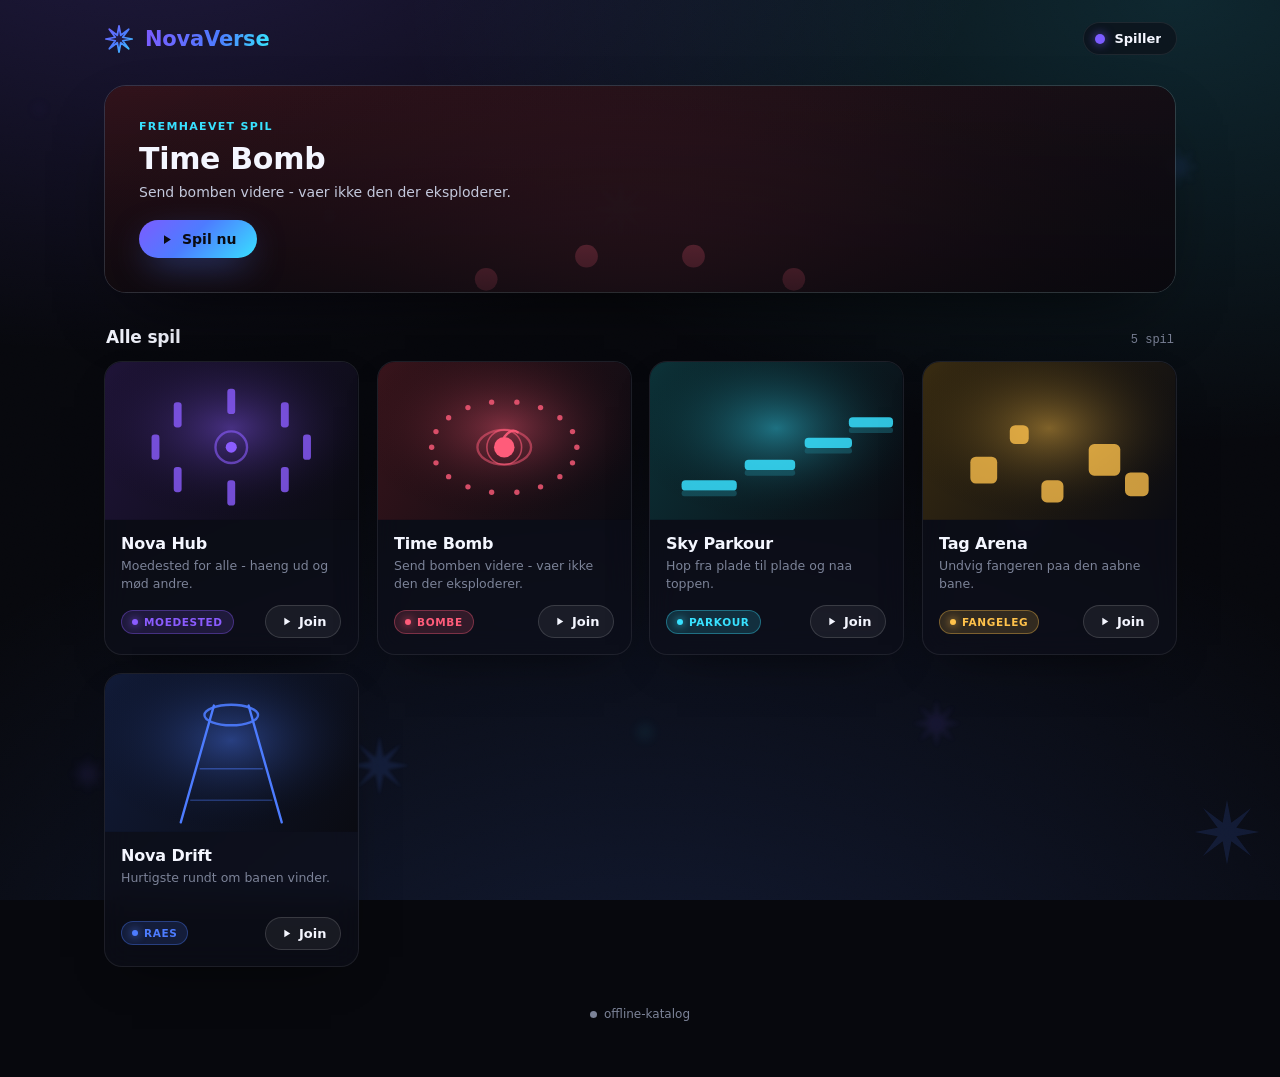
<file: index.html>
<!doctype html><html lang="da"><head><meta charset="utf-8">
<meta name="viewport" content="width=device-width,initial-scale=1">
<title>NovaVerse</title><meta http-equiv="refresh" content="0; url=app/hub.html">
<style>html,body{margin:0;height:100%;background:#07080d;color:#7c8398;font-family:system-ui;display:flex;align-items:center;justify-content:center}</style>
</head><body>Indlaeser NovaVerse... <a href="app/hub.html" style="color:#7c5cff;margin-left:8px">Aabn</a></body></html>
</file>
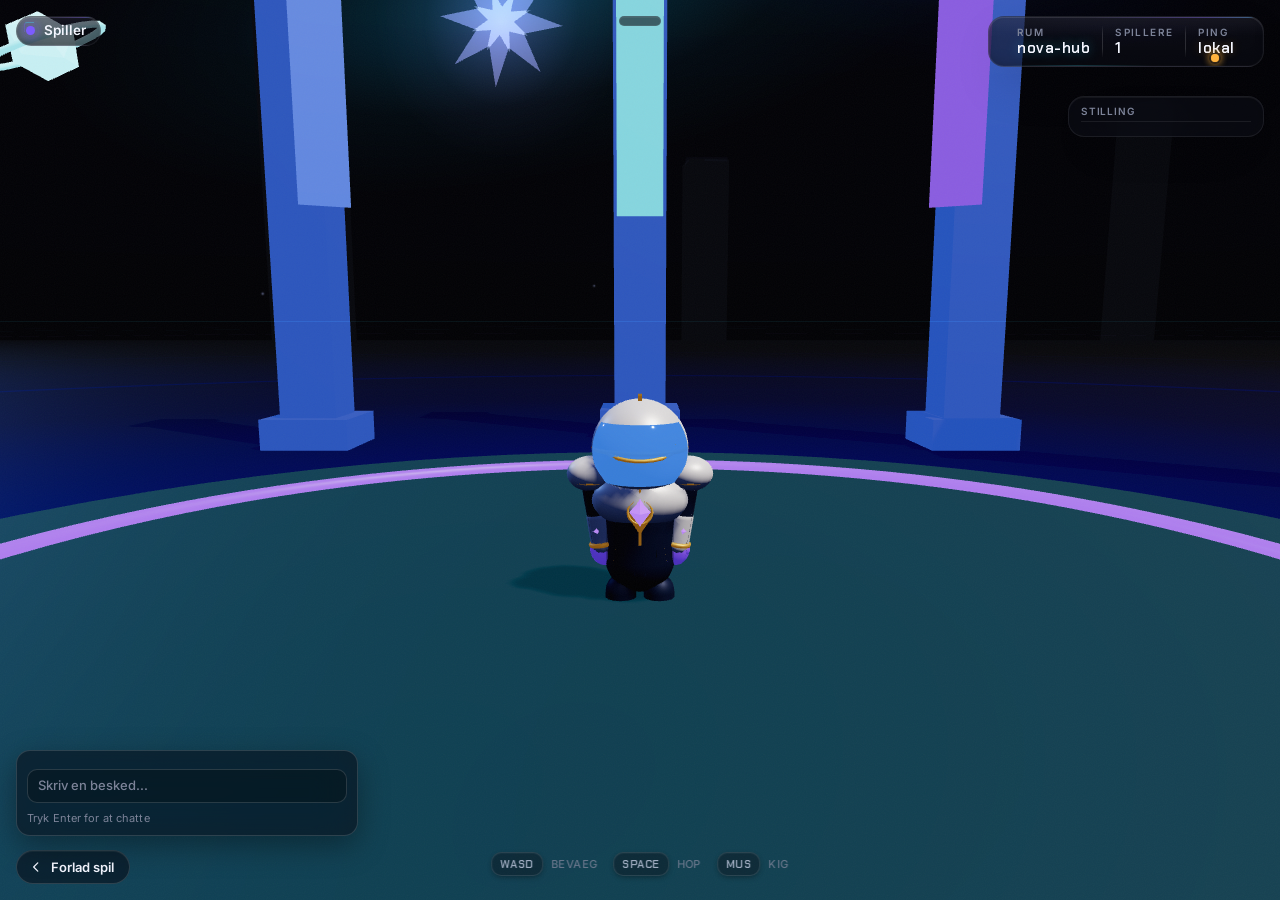
<file: app/index.html>
<!DOCTYPE html>
<html lang="da">
<head>
  <meta charset="utf-8">
  <meta name="viewport" content="width=device-width, initial-scale=1, viewport-fit=cover">
  <title>NovaVerse</title>

  <!-- HUD-overlay efter DESIGN.md (bygget af fleet: hud.css) -->
  <link rel="stylesheet" href="hud.css?v=2">

  <style>
    /* Fuldskaerm: canvas fylder hele viewporten, HUD ligger ovenpaa. */
    html, body {
      margin: 0;
      padding: 0;
      width: 100%;
      height: 100%;
      overflow: hidden;
      background: #07080D; /* bg-void mens scenen booter */
      color: #F4F6FF;
      font-family: 'Inter', system-ui, sans-serif;
    }

    /* WebGL-lasted: 3D-klienten tegner alt her. */
    #stage {
      display: block;
      position: fixed;
      inset: 0;
      width: 100%;
      height: 100%;
      cursor: crosshair; /* nova-cursor-foelelse; pointer lock skjuler den under spil */
      touch-action: none;
    }

    /* Boot/fejl-besked, centreret, forsvinder naar scenen koerer. */
    #boot {
      position: fixed;
      inset: 0;
      display: flex;
      align-items: center;
      justify-content: center;
      flex-direction: column;
      gap: 12px;
      z-index: 60;
      color: #7C8398;
      font-family: 'Chakra Petch', ui-monospace, monospace;
      letter-spacing: 0.04em;
      background: radial-gradient(120% 120% at 50% 30%, #0C0E16 0%, #07080D 70%);
      transition: opacity 420ms cubic-bezier(.22,1,.36,1);
    }
    #boot.hidden { opacity: 0; pointer-events: none; }
    /* Roterende nova-glyph som loader (8-takket burst), aurora-stroke. */
    #boot .glyph {
      width: 44px; height: 44px;
      animation: nova-spin 2.4s linear infinite;
    }
    @keyframes nova-spin { to { transform: rotate(360deg); } }
    @media (prefers-reduced-motion: reduce) { #boot .glyph { animation: none; } }

    /* "Forlad spil" - glas-pill nederst til venstre (Roblox-stil: ud af spillet). */
    #leave-game {
      position: fixed;
      left: 16px; bottom: 16px;
      z-index: 40;
      display: inline-flex; align-items: center; gap: 8px;
      padding: 9px 15px 9px 12px;
      font: 600 13px/1 'Inter', system-ui, sans-serif;
      color: #f4f6ff;
      background: rgba(12,14,22,.6);
      -webkit-backdrop-filter: blur(20px) saturate(140%);
      backdrop-filter: blur(20px) saturate(140%);
      border: 1px solid rgba(255,255,255,.14);
      border-radius: 999px;
      cursor: pointer;
      box-shadow: 0 1px 0 rgba(255,255,255,.05) inset, 0 18px 48px -20px rgba(0,0,0,.75);
      transition: border-color 180ms cubic-bezier(.22,1,.36,1), background 180ms cubic-bezier(.22,1,.36,1), transform 180ms cubic-bezier(.22,1,.36,1);
    }
    #leave-game:hover { border-color: rgba(124,92,255,.6); background: rgba(18,21,37,.7); }
    #leave-game:active { transform: scale(.97); }
    #leave-game svg { width: 14px; height: 14px; flex: 0 0 auto; }

    /* App-only gate: vises KUN i browser (uden ?dev=1). Spillet koerer kun i appen. */
    #appgate {
      position: fixed; inset: 0; z-index: 80;
      display: none; align-items: center; justify-content: center;
      background: radial-gradient(130% 130% at 50% 25%, #0e1020 0%, #07080d 72%);
      font-family: 'Inter', system-ui, sans-serif;
    }
    #appgate .card {
      width: min(420px, 86vw);
      text-align: center;
      padding: 36px 32px;
      background: rgba(14,16,28,.72);
      border: 1px solid rgba(255,255,255,.1);
      border-radius: 20px;
      box-shadow: 0 30px 80px -30px rgba(0,0,0,.85), 0 0 0 1px rgba(124,92,255,.12) inset;
      -webkit-backdrop-filter: blur(18px); backdrop-filter: blur(18px);
    }
    #appgate .mark { width: 46px; height: 46px; margin: 0 auto 18px; display: block; }
    #appgate h1 {
      margin: 0 0 10px; font-size: 24px; font-weight: 700; letter-spacing: -0.01em;
      background: linear-gradient(135deg,#7c5cff,#4d7cff 45%,#38e1ff);
      -webkit-background-clip: text; background-clip: text; -webkit-text-fill-color: transparent;
    }
    #appgate p { margin: 0 0 22px; font-size: 14px; line-height: 1.5; color: #9aa0b6; }
    #appgate a.btn {
      display: inline-block; text-decoration: none;
      padding: 12px 22px; border-radius: 999px;
      font-size: 14px; font-weight: 600; color: #0a0b12;
      background: linear-gradient(135deg,#7c5cff,#4d7cff 50%,#38e1ff);
      box-shadow: 0 12px 36px -10px rgba(77,124,255,.6);
      transition: transform 160ms cubic-bezier(.22,1,.36,1);
    }
    #appgate a.btn:hover { transform: translateY(-1px); }
    #appgate .hint { margin-top: 16px; font-size: 12px; color: #6b7186; }
  </style>
</head>
<body>
  <!-- Fuldskaerm 3D-lasted -->
  <canvas id="stage"></canvas>

  <!-- HUD-overlay. Selektorer matcher hud.css praecist (DOM-kontrakt fra fleet). -->
  <div id="hud" aria-hidden="true">
    <!-- Top-venstre: spiller-chip (avatar-prik i avatar-farve + navn) -->
    <div id="hud-player">
      <span class="player-dot" id="player-dot"></span>
      <span class="player-name" id="player-name">Spiller</span>
    </div>

    <!-- Top-hoejre: rum-id + spillere + ping (Chakra Petch, mono) -->
    <div id="hud-room">
      <div id="hud-conn"><span class="conn-dot is-warn" id="conn-dot"></span></div>
      <div class="stat">
        <span class="stat-label">Rum</span>
        <span class="stat-value is-accent" id="stat-room">-</span>
      </div>
      <div class="stat">
        <span class="stat-label">Spillere</span>
        <span class="stat-value" id="stat-players">1</span>
      </div>
      <div class="stat">
        <span class="stat-label">Ping</span>
        <span class="stat-value is-ok" id="stat-ping">--</span>
      </div>
    </div>

    <!-- Bund-midte: diskrete kontrol-hints -->
    <div id="hud-hints">
      <span class="hint"><span class="keycap">WASD</span><span class="hint-label">bevaeg</span></span>
      <span class="hint"><span class="keycap">SPACE</span><span class="hint-label">hop</span></span>
      <span class="hint"><span class="keycap">MUS</span><span class="hint-label">kig</span></span>
    </div>

    <!-- Navne-skilte tilfoejes dynamisk her af main.js (projiceret over figurer) -->
    <div id="nametags"></div>
  </div>

  <!-- Forlad spil -> tilbage til in-app hub (main.js saetter href med identitet). -->
  <button id="leave-game" type="button" aria-label="Forlad spil og find andre spil">
    <svg viewBox="0 0 24 24" fill="none" xmlns="http://www.w3.org/2000/svg" aria-hidden="true">
      <path d="M15 5l-7 7 7 7" stroke="currentColor" stroke-width="2.2" stroke-linecap="round" stroke-linejoin="round"/>
    </svg>
    Forlad spil
  </button>

  <!-- App-only gate (vises kun i browser uden ?dev=1) -->
  <div id="appgate">
    <div class="card">
      <svg class="mark" viewBox="0 0 24 24" fill="none" xmlns="http://www.w3.org/2000/svg" aria-hidden="true">
        <defs>
          <linearGradient id="gm" x1="0" y1="0" x2="24" y2="24" gradientUnits="userSpaceOnUse">
            <stop stop-color="#7C5CFF"/><stop offset="0.5" stop-color="#4D7CFF"/><stop offset="1" stop-color="#38E1FF"/>
          </linearGradient>
        </defs>
        <path d="M12 1.5 L13.4 9 L19.8 4.2 L15 10.6 L22.5 12 L15 13.4 L19.8 19.8 L13.4 15 L12 22.5 L10.6 15 L4.2 19.8 L9 13.4 L1.5 12 L9 10.6 L4.2 4.2 L10.6 9 Z"
              stroke="url(#gm)" stroke-width="1.5" stroke-linejoin="round" fill="rgba(124,92,255,0.1)"/>
      </svg>
      <h1>Spil i NovaVerse-appen</h1>
      <p>NovaVerse-spil koerer kun i appen for bedste ydelse og sikkerhed. Aabn appen for at spille og finde andre spil.</p>
      <a class="btn" href="novaverse://hub">Aabn NovaVerse</a>
      <div class="hint">Har du ikke appen? Hent den fra portalen.</div>
    </div>
  </div>

  <!-- Boot/loader overlay -->
  <div id="boot">
    <svg class="glyph" viewBox="0 0 24 24" fill="none" xmlns="http://www.w3.org/2000/svg">
      <defs>
        <linearGradient id="aur" x1="0" y1="0" x2="24" y2="24" gradientUnits="userSpaceOnUse">
          <stop stop-color="#7C5CFF"/><stop offset="0.5" stop-color="#4D7CFF"/><stop offset="1" stop-color="#38E1FF"/>
        </linearGradient>
      </defs>
      <!-- 8-takket nova-burst -->
      <path d="M12 1.5 L13.4 9 L19.8 4.2 L15 10.6 L22.5 12 L15 13.4 L19.8 19.8 L13.4 15 L12 22.5 L10.6 15 L4.2 19.8 L9 13.4 L1.5 12 L9 10.6 L4.2 4.2 L10.6 9 Z"
            stroke="url(#aur)" stroke-width="1.5" stroke-linejoin="round" fill="rgba(124,92,255,0.08)"/>
    </svg>
    <div id="boot-text">Indlaeser NovaVerse...</div>
  </div>

  <!-- Runtime-config (server-URL'er). Loades FOER gaten + modulet. -->
  <script src="config.js"></script>

  <!-- Importmap: bare specifier "three" -> lokalt vendoreret build (offline file:// virker) -->
  <script type="importmap">
  {
    "imports": {
      "three": "./vendor/three.module.js"
    }
  }
  </script>

  <!-- Gate: spillet koerer i appen (file://), i den PUBLICEREDE web-build (config.allowWeb),
       eller med ?dev=1. Ellers vises 'aabn i app'-overlayet. -->
  <script>
    (function () {
      var dev = new URLSearchParams(location.search).has('dev');
      var inApp = location.protocol === 'file:';
      var web = !!(window.NOVA_CONFIG && window.NOVA_CONFIG.allowWeb);
      if (inApp || dev || web) {
        var s = document.createElement('script');
        s.type = 'module';
        s.src = 'main.js?v=9';
        document.body.appendChild(s);
      } else {
        var gate = document.getElementById('appgate');
        if (gate) gate.style.display = 'flex';
        var boot = document.getElementById('boot'); if (boot) boot.style.display = 'none';
        var leave = document.getElementById('leave-game'); if (leave) leave.style.display = 'none';
      }
    })();
  </script>
</body>
</html>
</file>
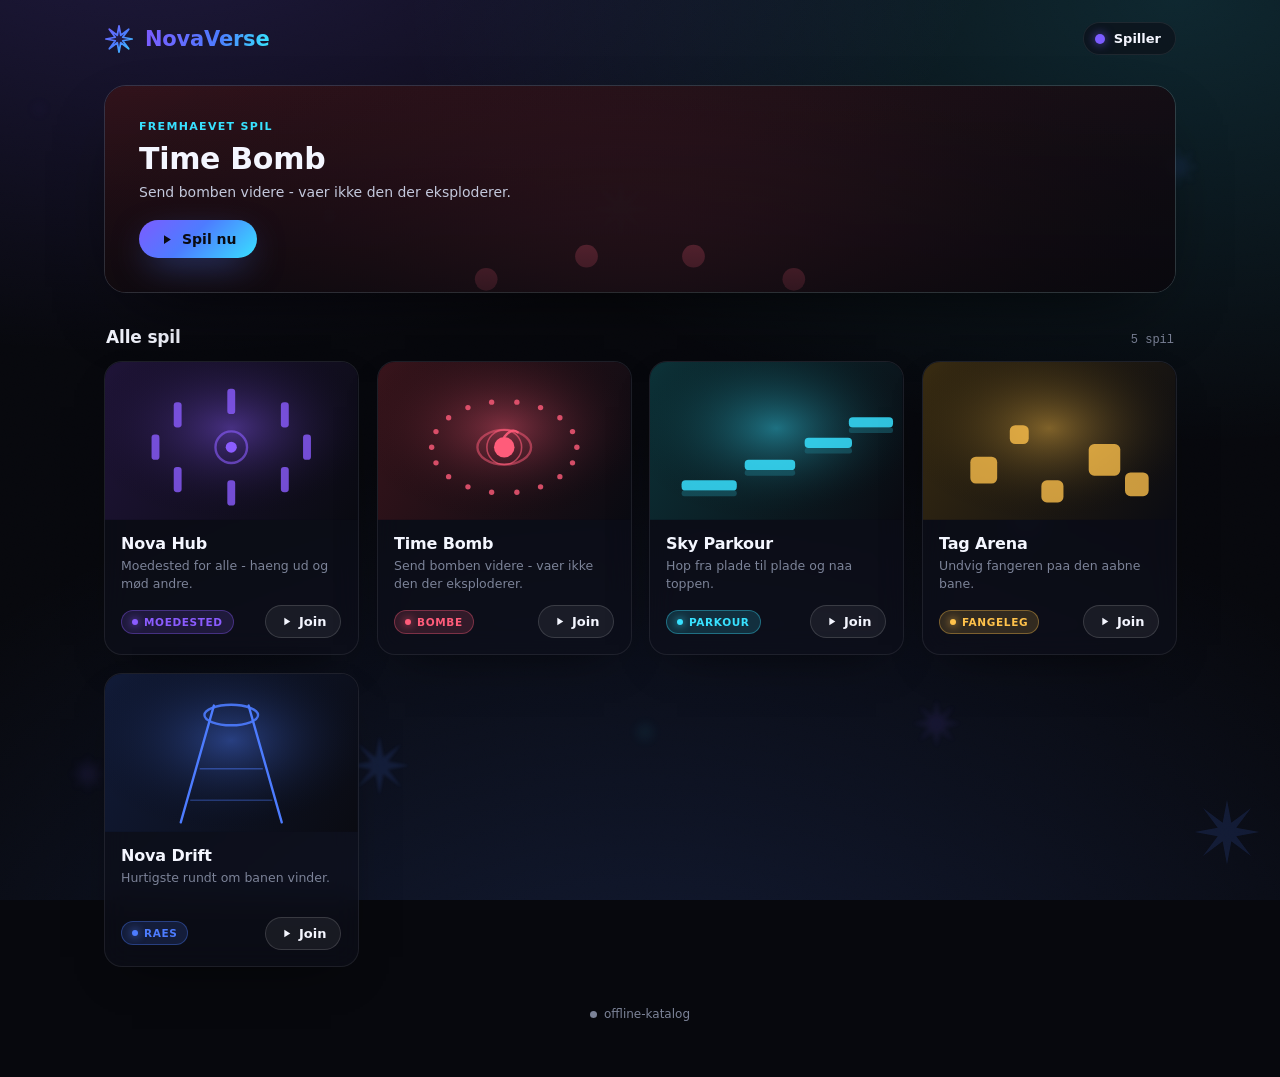
<file: app/hub.html>
<!DOCTYPE html>
<html lang="da">
<head>
  <meta charset="utf-8">
  <meta name="viewport" content="width=device-width, initial-scale=1, viewport-fit=cover">
  <title>NovaVerse - Spil</title>
  <style>
    /* ===== NovaVerse in-app hub (spil-browser) - premium late-night DNA ===== */
    :root {
      --bg-void:#07080d; --bg-base:#0c0e16; --bg-raised:#121525;
      --stroke:rgba(255,255,255,.08); --stroke-strong:rgba(255,255,255,.14);
      --text-hi:#f4f6ff; --text:#c3c8dc; --text-dim:#7c8398;
      --violet:#7c5cff; --indigo:#4d7cff; --cyan:#38e1ff;
      --aurora:linear-gradient(135deg,#7c5cff 0%,#4d7cff 45%,#38e1ff 100%);
      --ease:cubic-bezier(.22,1,.36,1);
      --spring:cubic-bezier(.34,1.56,.64,1);
      --font-ui:"Inter",system-ui,-apple-system,"Segoe UI",Roboto,sans-serif;
      --font-display:"Space Grotesk",ui-sans-serif,system-ui,sans-serif;
      --font-mono:"Chakra Petch",ui-monospace,"SF Mono",Menlo,monospace;
    }
    * { box-sizing:border-box; }
    html,body { margin:0; min-height:100%; }
    body {
      background:var(--bg-void);
      color:var(--text);
      font-family:var(--font-ui);
      -webkit-font-smoothing:antialiased;
      overflow-x:hidden;
    }
    /* Levende aurora-baggrund + svaevende glyffer (mindre tekst, mere liv). */
    #bg { position:fixed; inset:0; z-index:0; overflow:hidden; pointer-events:none;
          background:
            radial-gradient(120% 90% at 12% -10%, rgba(124,92,255,.20), transparent 55%),
            radial-gradient(110% 90% at 92% 0%, rgba(56,225,255,.14), transparent 55%),
            radial-gradient(120% 120% at 50% 120%, rgba(77,124,255,.16), transparent 60%),
            var(--bg-void); }
    /* Floating + rotating logo layer: outer = drift, inner = spin (decoupled). */
    #bg .glyph { position:absolute; will-change:transform;
                 animation:driftA ease-in-out infinite both; }
    #bg .glyph.dB { animation-name:driftB; }
    #bg .glyph.dC { animation-name:driftC; }
    #bg .glyph i { display:block; width:100%; height:100%;
                   will-change:transform, filter;
                   animation:glyphSpin linear infinite both; }
    #bg .glyph i svg { display:block; width:100%; height:100%; }

    /* Drift sets: gentle translate paths, no rotation here (spin is on the inner). */
    @keyframes driftA {
      0%   { transform:translate3d(0,0,0); }
      25%  { transform:translate3d(14px,-22px,0); }
      50%  { transform:translate3d(-8px,-34px,0); }
      75%  { transform:translate3d(-18px,-12px,0); }
      100% { transform:translate3d(0,0,0); }
    }
    @keyframes driftB {
      0%   { transform:translate3d(0,0,0); }
      33%  { transform:translate3d(-20px,-16px,0); }
      66%  { transform:translate3d(12px,-30px,0); }
      100% { transform:translate3d(0,0,0); }
    }
    @keyframes driftC {
      0%   { transform:translate3d(0,0,0); }
      30%  { transform:translate3d(16px,-12px,0); }
      60%  { transform:translate3d(22px,-28px,0); }
      100% { transform:translate3d(0,0,0); }
    }
    /* Single spin keyframe; reverse handled per-glyph via animation-direction:reverse. */
    @keyframes glyphSpin { to { transform:rotate(360deg); } }
    #grain { position:fixed; inset:0; z-index:1; pointer-events:none; opacity:.04; mix-blend-mode:overlay;
      background-image:url("data:image/svg+xml,%3Csvg xmlns='http://www.w3.org/2000/svg' width='160' height='160'%3E%3Cfilter id='n'%3E%3CfeTurbulence type='fractalNoise' baseFrequency='0.9' numOctaves='2' stitchTiles='stitch'/%3E%3C/filter%3E%3Crect width='100%25' height='100%25' filter='url(%23n)'/%3E%3C/svg%3E"); }

    .wrap { position:relative; z-index:2; max-width:1120px; margin:0 auto; padding:22px 24px 56px; }

    /* Top-bar: wordmark + spiller-chip */
    header.bar { display:flex; align-items:center; justify-content:space-between; margin-bottom:30px; }
    .brand { display:inline-flex; align-items:center; gap:11px; }
    .brand .mark { width:30px; height:30px; animation:spin 18s linear infinite; }
    @keyframes spin { to { transform:rotate(360deg); } }
    .brand .word { font-family:var(--font-display); font-weight:700; font-size:21px; letter-spacing:-.01em;
      background:linear-gradient(100deg,#7c5cff 0%,#4d7cff 30%,#38e1ff 50%,#4d7cff 70%,#7c5cff 100%);
      background-size:200% auto;
      -webkit-background-clip:text; background-clip:text; -webkit-text-fill-color:transparent; color:transparent;
      animation:wordShimmer 6s linear infinite; will-change:background-position; }
    .pchip { display:inline-flex; align-items:center; gap:9px; padding:8px 14px 8px 11px; border-radius:999px;
      background:rgba(12,14,22,.6); border:1px solid var(--stroke); -webkit-backdrop-filter:blur(18px); backdrop-filter:blur(18px); }
    .pchip .dot { width:10px; height:10px; border-radius:50%; background:var(--cyan); box-shadow:0 0 10px 1px rgba(56,225,255,.5);
      animation:dotPulse 2.6s var(--ease) infinite; will-change:box-shadow,opacity; }
    .pchip .nm { font-weight:600; font-size:13px; color:var(--text-hi); max-width:18ch; overflow:hidden; text-overflow:ellipsis; white-space:nowrap; }

    /* Hero (featured spil) */
    .hero { position:relative; border-radius:22px; overflow:hidden; padding:34px 34px; margin-bottom:34px;
      border:1px solid var(--stroke-strong); cursor:pointer; min-height:188px;
      display:flex; flex-direction:column; justify-content:flex-end; gap:8px;
      box-shadow:0 30px 80px -36px rgba(0,0,0,.85);
      transition:transform .26s var(--ease), border-color .26s var(--ease), box-shadow .26s var(--ease);
      animation:heroIn .54s var(--ease) both; will-change:transform; }
    .hero:hover { transform:translateY(-3px); border-color:color-mix(in srgb, var(--c-accent,#7c5cff) 55%, transparent);
      box-shadow:0 30px 80px -36px rgba(0,0,0,.85),
        0 24px 70px -28px color-mix(in srgb, var(--c-accent,#7c5cff) 50%, transparent); }
    .hero .art { position:absolute; inset:0; z-index:0; opacity:.9; }
    .hero .scrim { position:absolute; inset:0; z-index:1; background:linear-gradient(180deg,rgba(7,8,13,.05) 0%,rgba(7,8,13,.78) 100%); }
    .hero > * { position:relative; z-index:2; }
    .hero .feat { font-size:11px; font-weight:700; letter-spacing:.12em; text-transform:uppercase; color:var(--cyan); }
    .hero h2 { margin:0; font-family:var(--font-display); font-size:30px; font-weight:700; letter-spacing:-.01em; color:var(--text-hi); }
    .hero p { margin:0; font-size:14px; color:var(--text); max-width:46ch; }
    .hero .play { margin-top:12px; align-self:flex-start; display:inline-flex; align-items:center; gap:8px;
      padding:11px 20px; border-radius:999px; font-weight:600; font-size:14px; color:#0a0b12;
      background:var(--aurora); box-shadow:0 12px 36px -10px rgba(77,124,255,.6); }
    .hero .play svg { width:15px; height:15px; flex:0 0 auto; }

    /* Sektions-titel */
    .sec-h { display:flex; align-items:baseline; justify-content:space-between; margin:0 2px 14px; }
    .sec-h h3 { margin:0; font-family:var(--font-display); font-size:17px; font-weight:700; color:var(--text-hi); letter-spacing:-.01em; }
    .sec-h .count { font-family:var(--font-mono); font-size:12px; color:var(--text-dim); }

    /* Grid af spil-kort */
    .grid { display:grid; grid-template-columns:repeat(auto-fill,minmax(244px,1fr)); gap:18px; }
    .card { position:relative; border-radius:18px; overflow:hidden; cursor:pointer;
      background:rgba(14,16,28,.6); border:1px solid var(--stroke);
      -webkit-backdrop-filter:blur(14px); backdrop-filter:blur(14px);
      box-shadow:0 18px 48px -28px rgba(0,0,0,.8);
      transition:transform .24s var(--spring), border-color .22s var(--ease), box-shadow .24s var(--ease);
      animation:cardIn .52s var(--ease) both; animation-delay:calc(var(--i,0) * 60ms); will-change:transform; }
    .card:hover { transform:translateY(-6px) scale(1.012); border-color:var(--c-accent,rgba(124,92,255,.6));
      box-shadow:0 30px 66px -26px rgba(0,0,0,.92),
        0 22px 54px -30px color-mix(in srgb, var(--c-accent,#8b5cff) 55%, transparent); }
    /* Soft accent radial glow on hover, tinted by the card's --c-accent. */
    .card::before {
      content:""; position:absolute; inset:0; z-index:0; pointer-events:none;
      border-radius:inherit; opacity:0;
      background:radial-gradient(120% 80% at 50% 0%,
        color-mix(in srgb, var(--c-accent,#8b5cff) 30%, transparent) 0%, transparent 60%);
      transition:opacity .24s var(--ease); will-change:opacity;
    }
    .card:hover::before { opacity:.9; }
    /* Keep card content above the glow layer (thumb/body are not positioned). */
    .card > * { position:relative; z-index:1; }
    .card .thumb { position:relative; aspect-ratio:16/10; overflow:hidden; }
    .card .thumb svg { position:absolute; inset:0; width:100%; height:100%; }
    .card .body { padding:14px 16px 16px; }
    .card .title { font-family:var(--font-display); font-weight:700; font-size:16px; color:var(--text-hi); letter-spacing:-.01em; margin:0 0 4px; }
    .card .desc { font-size:12.5px; line-height:1.45; color:var(--text-dim); margin:0 0 12px; min-height:36px; }
    .card .row { display:flex; align-items:center; justify-content:space-between; gap:10px; }
    .mode { display:inline-flex; align-items:center; gap:6px; font-size:10.5px; font-weight:700; letter-spacing:.06em; text-transform:uppercase;
      padding:5px 10px; border-radius:999px; color:var(--c-accent,#8b5cff);
      background:color-mix(in srgb, var(--c-accent,#8b5cff) 16%, transparent);
      border:1px solid color-mix(in srgb, var(--c-accent,#8b5cff) 36%, transparent); }
    .mode .d { width:6px; height:6px; border-radius:50%; background:var(--c-accent,#8b5cff); box-shadow:0 0 8px var(--c-accent,#8b5cff); }
    .join { display:inline-flex; align-items:center; gap:6px; padding:8px 14px; border-radius:999px;
      font-weight:600; font-size:13px; color:var(--text-hi);
      background:rgba(255,255,255,.06); border:1px solid var(--stroke-strong);
      transition:background .18s var(--ease), border-color .18s var(--ease),
        transform .2s var(--spring), box-shadow .2s var(--ease); will-change:transform; }
    .card:hover .join { background:color-mix(in srgb, var(--c-accent,#8b5cff) 26%, transparent);
      border-color:var(--c-accent,#8b5cff); transform:translateY(-1px);
      box-shadow:0 8px 22px -10px color-mix(in srgb, var(--c-accent,#8b5cff) 60%, transparent); }
    .join svg { width:13px; height:13px; }

    footer.foot { margin-top:40px; text-align:center; font-size:12px; color:var(--text-dim); }
    footer.foot .conn { display:inline-flex; align-items:center; gap:7px; }
    footer.foot .conn .d { width:7px; height:7px; border-radius:50%; background:var(--text-dim); }
    footer.foot .conn.live .d { background:#36e0a0; box-shadow:0 0 8px 1px rgba(54,224,160,.5); }

    /* ===== Entrance + micro-interaction keyframes (advanced hub UI) ===== */
    @keyframes cardIn {
      from { opacity:0; transform:translate3d(0,14px,0) scale(.98); }
      to   { opacity:1; transform:translate3d(0,0,0) scale(1); }
    }
    @keyframes heroIn {
      from { opacity:0; transform:translate3d(0,18px,0) scale(.985); }
      to   { opacity:1; transform:translate3d(0,0,0) scale(1); }
    }
    @keyframes wordShimmer {
      0%   { background-position:0% 50%; }
      100% { background-position:200% 50%; }
    }
    @keyframes dotPulse {
      0%,100% { box-shadow:0 0 10px 1px rgba(56,225,255,.5); opacity:1; }
      50%     { box-shadow:0 0 16px 3px rgba(56,225,255,.7); opacity:.78; }
    }

    @media (max-width:560px) {
      .hero h2 { font-size:24px; } .grid { grid-template-columns:1fr 1fr; gap:12px; }
      .card .thumb { aspect-ratio:16/11; } .wrap { padding:18px 16px 48px; }
    }
    @media (prefers-reduced-motion: reduce) {
      #bg .glyph, #bg .glyph i, .brand .mark, .brand .word, .pchip .dot { animation:none !important; }
      .card, .hero { animation:none; opacity:1; transform:none; }
      .card:hover, .hero:hover { transform:none; }
      .card:hover .join { transform:none; }
      .card::before, .card:hover::before { transition:none; }
    }
  </style>
</head>
<body>
  <div id="bg"></div>
  <div id="grain"></div>

  <div class="wrap">
    <header class="bar">
      <span class="brand">
        <svg class="mark" viewBox="0 0 24 24" fill="none" xmlns="http://www.w3.org/2000/svg" aria-hidden="true">
          <defs><linearGradient id="bmk" x1="0" y1="0" x2="24" y2="24" gradientUnits="userSpaceOnUse">
            <stop stop-color="#7C5CFF"/><stop offset="0.5" stop-color="#4D7CFF"/><stop offset="1" stop-color="#38E1FF"/>
          </linearGradient></defs>
          <path d="M12 1.5 L13.4 9 L19.8 4.2 L15 10.6 L22.5 12 L15 13.4 L19.8 19.8 L13.4 15 L12 22.5 L10.6 15 L4.2 19.8 L9 13.4 L1.5 12 L9 10.6 L4.2 4.2 L10.6 9 Z"
                stroke="url(#bmk)" stroke-width="1.4" stroke-linejoin="round" fill="rgba(124,92,255,0.10)"/>
        </svg>
        <span class="word">NovaVerse</span>
      </span>
      <span class="pchip"><span class="dot" id="p-dot"></span><span class="nm" id="p-name">Spiller</span></span>
    </header>

    <section id="hero" class="hero"></section>

    <div class="sec-h">
      <h3>Alle spil</h3>
      <span class="count" id="game-count"></span>
    </div>
    <section class="grid" id="grid"></section>

    <footer class="foot">
      <span class="conn" id="conn"><span class="d"></span><span id="conn-label">offline-katalog</span></span>
    </footer>
  </div>

  <script src="config.js"></script>
  <script src="hub.js?v=4"></script>
</body>
</html>
</file>
<file: app/hud.css>
/* =====================================================================
   NovaVerse — in-game 3D HUD overlay (hud.css)
   Standalone, selv-indeholdt stylesheet til FUI-overlay ovenpaa et
   fullscreen <canvas>. Bygget efter DESIGN.md: aurora som ENESTE accent,
   tynde 1px "brackets", lave-opacity glas-chips, aegte depth + grain.
   Reglen over alle regler: HUD'en blokerer ALDRIG midten.
   Engelsk i kode/markup, dansk i kommentarer, ingen emoji (ikoner = SVG i DOM).
   ===================================================================== */

/* --- Fonts --------------------------------------------------------------
   Google Fonts er fint online. Offline-screenshot falder tilbage paa
   robuste system-fonte, saa HUD'en stadig ser skarp ud uden netvaerk. */
@import url('https://fonts.googleapis.com/css2?family=Chakra+Petch:wght@500;600&family=Inter:wght@400;500;600&family=Space+Grotesk:wght@600;700&display=swap');

/* --- Design tokens (self-contained, genbrugelige) ---------------------- */
:root {
  /* Baggrunde */
  --bg-void:   #07080D;   /* dybeste baggrund */
  --bg-base:   #0C0E16;   /* panel-base */
  --bg-raised: #121525;   /* haevet flade */
  --bg-input:  #171A2B;

  /* Strokes (haarfine kanter) */
  --stroke:        rgba(255, 255, 255, 0.08);
  --stroke-strong: rgba(255, 255, 255, 0.14);

  /* Tekst */
  --text-hi:  #F4F6FF;
  --text:     #C3C8DC;
  --text-dim: #7C8398;

  /* Signatur-aurora — den ENESTE brand-accent */
  --nova-violet: #7C5CFF;
  --nova-indigo: #4D7CFF;
  --nova-cyan:   #38E1FF;
  --grad-aurora: linear-gradient(135deg, #7C5CFF 0%, #4D7CFF 45%, #38E1FF 100%);
  --glow-aurora: 0 0 0 1px rgba(124, 92, 255, .4), 0 10px 40px -8px rgba(77, 124, 255, .45);

  /* Status */
  --ok:     #36E0A0;
  --warn:   #FFB23E;
  --danger: #FF5C7A;

  /* Glas (flydende overlay-chips) */
  --glass-bg:     rgba(12, 14, 22, .6);
  --glass-blur:   blur(20px) saturate(140%);
  --glass-shadow: 0 1px 0 rgba(255, 255, 255, .05) inset,
                  0 18px 48px -20px rgba(0, 0, 0, .75);

  /* Font-stakke med robuste fallbacks (offline-sikre) */
  --font-display: "Space Grotesk", ui-sans-serif, system-ui, -apple-system, sans-serif;
  --font-ui:      "Inter", system-ui, -apple-system, "Segoe UI", Roboto, sans-serif;
  --font-mono:    "Chakra Petch", ui-monospace, "SF Mono", "Cascadia Code", Menlo, Consolas, monospace;

  /* Spacing-skala (base 4px): 4,8,12,16,24,32,48,64,96 */
  --sp-1: 4px;  --sp-2: 8px;  --sp-3: 12px; --sp-4: 16px;
  --sp-6: 24px; --sp-8: 32px; --sp-12: 48px;

  /* Radius */
  --r-control: 10px;
  --r-card:    16px;
  --r-pill:    999px;

  /* Motion-sprog (fra DESIGN.md) */
  --ease-out:    cubic-bezier(.22, 1, .36, 1);
  --ease-spring: cubic-bezier(.34, 1.56, .64, 1);
  --ease-inout:  cubic-bezier(.65, 0, .35, 1);
  --t-fast: 140ms;  --t: 220ms;  --t-slow: 420ms;
}

/* =====================================================================
   1. #hud — rod-overlay
   Fixed inset:0, ingen pointer-events (canvas under er fuldt interaktiv).
   Boern der skal klikkes paa kan selv genaktivere pointer-events.
   ===================================================================== */
#hud {
  position: fixed;
  inset: 0;
  z-index: 30;              /* overlay-lag per z-scale */
  pointer-events: none;     /* slipper al input igennem til canvas */
  font-family: var(--font-ui);
  color: var(--text);
  -webkit-font-smoothing: antialiased;
  text-rendering: optimizeLegibility;
  /* HUD'en selv tegner intet i midten — kun hjoerne-regioner. */
}

/* Valgfri, meget diskret vignette — holder kanterne laesbare uden at
   roere midten. pointer-events:none og lav opacity, sluk-bar i reduced-motion. */
#hud::before {
  content: "";
  position: absolute;
  inset: 0;
  pointer-events: none;
  background: radial-gradient(120% 120% at 50% 50%,
              transparent 58%, rgba(7, 8, 13, .38) 100%);
  opacity: .9;
  z-index: -1;
}

/* Faint film grain — giver materiale, ikke plastik. 3.5% opacity, midten fri. */
#hud::after {
  content: "";
  position: absolute;
  inset: 0;
  pointer-events: none;
  opacity: .035;
  mix-blend-mode: overlay;
  background-image: url("data:image/svg+xml,%3Csvg xmlns='http://www.w3.org/2000/svg' width='160' height='160'%3E%3Cfilter id='n'%3E%3CfeTurbulence type='fractalNoise' baseFrequency='0.9' numOctaves='2' stitchTiles='stitch'/%3E%3C/filter%3E%3Crect width='100%25' height='100%25' filter='url(%23n)'/%3E%3C/svg%3E");
  z-index: -1;
}

/* --- Faelles glas-chip-grundlag (DRY) -------------------------------- */
/* Brackets-aestetik: haarfin kant + indre lys-streg + bloed dyb skygge.
   Forfinet: dybere indre lys + blødere depth-skygge, og en meget subtil
   animeret aurora top-border highlight (corner-bracket-følelse) via ::before. */
#hud-player,
#hud-room {
  position: absolute;
  display: flex;
  align-items: center;
  /* Machined glass: lagdelt fill — base-tint + svag top-sheen-gradient for
     overbevisende indre lys, ikke en flad blur. */
  background:
    linear-gradient(180deg, rgba(255, 255, 255, .045) 0%, rgba(255, 255, 255, 0) 38%),
    radial-gradient(120% 140% at 50% -20%, rgba(124, 92, 255, .06) 0%, transparent 60%),
    var(--glass-bg);
  -webkit-backdrop-filter: var(--glass-blur);
  backdrop-filter: var(--glass-blur);
  border: 1px solid var(--stroke);
  /* Skarpere depth: lys haarfin top + haarfin side-catch, bloed indre gulv-
     skygge, og den dybe ambiente drop — laeses som machined glas med kanter. */
  box-shadow:
    0 1px 0 rgba(255, 255, 255, .09) inset,
    0 0 0 1px rgba(255, 255, 255, .015) inset,
    0 -8px 18px -14px rgba(0, 0, 0, .55) inset,
    0 20px 52px -22px rgba(0, 0, 0, .8);
  pointer-events: none;     /* rent display — ingen interaktion noedvendig */
  overflow: hidden;         /* holder aurora-highlight + brackets inden for chip-radius */
  isolation: isolate;
}

/* Subtil animeret aurora top-border highlight — en tynd lysende streg der
   meget langsomt vandrer hen over chippens overkant. Lav opacity, kun en
   accent-antydning over glasset; aldrig i midten af skærmen. */
#hud-player::before,
#hud-room::before {
  content: "";
  position: absolute;
  top: 0;
  left: 0;
  right: 0;
  height: 1px;
  pointer-events: none;
  background: linear-gradient(90deg,
              transparent 0%,
              rgba(124, 92, 255, 0) 16%,
              rgba(124, 92, 255, .55) 36%,
              rgba(56, 225, 255, .72) 50%,
              rgba(77, 124, 255, .55) 64%,
              rgba(124, 92, 255, 0) 84%,
              transparent 100%);
  background-size: 220% 100%;
  background-repeat: no-repeat;
  opacity: .6;
  animation: chip-aurora-sweep 9s var(--ease-inout) infinite;
  z-index: 2;
}

/* Subtil FUI hjoerne-bracket — en 1px L i oeverste venstre hjoerne, inde i
   chip-radius. Statisk (ingen animation), aurora-tonet, meget lav opacity. */
#hud-player::after {
  content: "";
  position: absolute;
  top: 5px;
  left: 7px;
  width: 9px;
  height: 9px;
  pointer-events: none;
  border-top: 1px solid rgba(56, 225, 255, .5);
  border-left: 1px solid rgba(124, 92, 255, .45);
  border-top-left-radius: 3px;
  opacity: .7;
  z-index: 2;
}

/* Langsom, blød vandring af aurora-highlight'en. Kun background-position +
   opacity animeres (billigt, GPU-venligt). */
@keyframes chip-aurora-sweep {
  0%   { background-position: 120% 0; opacity: .35; }
  50%  { background-position: -20% 0; opacity: .6;  }
  100% { background-position: 120% 0; opacity: .35; }
}

/* =====================================================================
   2. #hud-player — top-venstre spiller-chip (glas-pill)
   ===================================================================== */
#hud-player {
  top: var(--sp-4);
  left: var(--sp-4);
  gap: 9px;
  padding: 7px 14px 7px 9px;
  border-radius: var(--r-pill);
}

/* Avatar-prik — basis-styling her, baggrundsfarve saettes inline via JS
   (spillerens avatar-farve). Bloedt matchende glow er ogsaa inline-drevet,
   men vi giver en subtil ring + fallback-skin saa den aldrig staar bar.
   Bemaerk: main.js bruger id'et #player-dot — derfor styles BAADE klasse og id
   ens, saa enten markup virker. */
#hud-player .player-dot,
#hud-player #player-dot,
#player-dot {
  flex: 0 0 auto;
  width: 9px;
  height: 9px;
  border-radius: 50%;
  background: var(--nova-cyan);                 /* fallback foer JS saetter farve */
  /* Skarpere seat: taet hvid kontaktring + bloed aurora-bloom. */
  box-shadow:
    0 0 0 1.5px rgba(255, 255, 255, .08),
    0 0 0 3px rgba(7, 8, 13, .55),
    0 0 9px 1px rgba(56, 225, 255, .55);
  position: relative;
}

/* Blød idle "breathing"-glow paa spiller-prikken — en aurora-ring der
   meget roligt aander ud/ind via ::after, saa selve prikken (og dens inline
   farve) staar stabilt. Lav opacity, langsom rytme — lever, distraherer ikke. */
#hud-player .player-dot::after,
#hud-player #player-dot::after,
#player-dot::after {
  content: "";
  position: absolute;
  inset: -3px;
  border-radius: 50%;
  pointer-events: none;
  box-shadow: 0 0 7px 1px rgba(124, 92, 255, .4);
  opacity: .45;
  animation: dot-breathe 5.2s var(--ease-inout) infinite;
}

@keyframes dot-breathe {
  0%, 100% { transform: scale(1);    opacity: .3;  }
  50%      { transform: scale(1.18); opacity: .58; }
}

#hud-player .player-name,
#hud-player #player-name,
#player-name {
  font-family: var(--font-ui);
  font-size: 13.5px;
  font-weight: 600;
  line-height: 1;
  letter-spacing: .005em;
  color: var(--text-hi);
  white-space: nowrap;
  max-width: 32ch;
  overflow: hidden;
  text-overflow: ellipsis;
}

/* =====================================================================
   3. #hud-room — top-hoejre stat-kort (Chakra Petch mono)
   ROOM / PLAYERS / PING, med tynde lodrette dividers imellem.
   ===================================================================== */
#hud-room {
  top: var(--sp-4);
  right: var(--sp-4);
  gap: 0;
  padding: 9px var(--sp-4);
  border-radius: var(--r-card);
}

#hud-room .stat {
  display: flex;
  flex-direction: column;
  align-items: flex-start;
  gap: 4px;
  padding: 1px var(--sp-3);
  line-height: 1;
}

/* Tynd lodret divider mellem stats — haarfin og fader i enderne (brackets). */
#hud-room .stat + .stat {
  border-left: 1px solid transparent;
  border-image: linear-gradient(180deg,
                transparent 0%,
                rgba(255, 255, 255, .14) 28%,
                rgba(255, 255, 255, .14) 72%,
                transparent 100%) 1;
}

#hud-room .stat-label {
  font-family: var(--font-ui);
  font-size: .625rem;            /* 10px micro */
  font-weight: 600;
  letter-spacing: .14em;
  text-transform: uppercase;
  color: var(--text-dim);
}

/* Stat-vaerdier. main.js opdaterer #stat-room/#stat-players/#stat-ping —
   derfor styles BAADE .stat-value-klassen og de tre id'er ens, saa enten
   markup virker. Bloed ease paa color/text-shadow saa skift glider i stedet
   for at hoppe; tabular-nums saa tallene ikke rykker. */
#hud-room .stat-value,
#hud-room #stat-room,
#hud-room #stat-players,
#hud-room #stat-ping,
#stat-room,
#stat-players,
#stat-ping {
  font-family: var(--font-mono);
  font-size: 15px;
  font-weight: 600;
  letter-spacing: .035em;
  color: var(--text-hi);
  font-variant-numeric: tabular-nums; /* tal flytter sig ikke naar de skifter */
  /* Blød overgang naar main.js skifter farve/glow (fx ping ok->warn). */
  transition: color var(--t) var(--ease-out),
              text-shadow var(--t) var(--ease-out);
}

/* Tasteful aurora-accent paa vaerdier — subtil farvet glow paa cyan,
   uden at fylde. Brugt paa ROOM-id som signatur. */
#hud-room .stat-value.is-accent {
  color: var(--nova-cyan);
  text-shadow: 0 0 12px rgba(56, 225, 255, .4);
}

/* Ping-vaerdi farvet efter status. */
#hud-room .stat-value.is-ok     { color: var(--ok);     text-shadow: 0 0 10px rgba(54, 224, 160, .32); }
#hud-room .stat-value.is-warn   { color: var(--warn);   text-shadow: 0 0 10px rgba(255, 178, 62, .32); }
#hud-room .stat-value.is-danger { color: var(--danger); text-shadow: 0 0 10px rgba(255, 92, 122, .38); }

/* Flash-hook: main.js kan toggle klassen .is-updated (eller .flash) paa en
   stat-vaerdi naar tallet aendrer sig, for et kort aurora-shimmer-blink.
   Ren CSS — animationen koerer naar klassen tilfoejes, og kan fjernes igen. */
#hud-room .stat-value.is-updated,
#hud-room .stat-value.flash,
#stat-room.is-updated,  #stat-room.flash,
#stat-players.is-updated, #stat-players.flash,
#stat-ping.is-updated,  #stat-ping.flash {
  animation: stat-flash var(--t-slow) var(--ease-out) 1;
}

@keyframes stat-flash {
  0%   { text-shadow: 0 0 0 rgba(56, 225, 255, 0); }
  30%  { text-shadow: 0 0 14px rgba(56, 225, 255, .7), 0 0 4px rgba(124, 92, 255, .5); }
  100% { text-shadow: 0 0 0 rgba(56, 225, 255, 0); }
}

/* Subtil animeret scanline-underline paa selve stat-kortet — en tynd aurora
   linje langs underkanten der meget roligt glider frem og tilbage. Diskret. */
#hud-room::after {
  content: "";
  position: absolute;
  left: var(--sp-4);
  right: var(--sp-4);
  bottom: 0;
  height: 1px;
  pointer-events: none;
  background: linear-gradient(90deg,
              transparent 0%,
              rgba(56, 225, 255, .5) 50%,
              transparent 100%);
  background-size: 60% 100%;
  background-repeat: no-repeat;
  opacity: .4;
  animation: stat-scanline 7s var(--ease-inout) infinite;
  z-index: 1;
}

@keyframes stat-scanline {
  0%   { background-position: -30% 0; opacity: .25; }
  50%  { background-position: 130% 0; opacity: .5;  }
  100% { background-position: -30% 0; opacity: .25; }
}

/* =====================================================================
   5. #hud-conn — forbindelsesstatus-prik (placeret ved rum-chippen)
   Pulserende bloedt glow; modifier-klasser styrer farven.
   ===================================================================== */
#hud-conn {
  position: absolute;
  top: var(--sp-4);
  /* Sidder lige til venstre for rum-chippen i hoejre hjoerne. */
  right: calc(var(--sp-4) + var(--sp-2));
  /* JS/markup kan ogsaa indlejre prikken inde i #hud-room; staar her som
     selvstaendig fallback-placering. Loeftes en anelse ned ifht. kortet. */
  top: calc(var(--sp-4) + 13px);
  transform: translateX(calc(-100% - var(--sp-3)));
  pointer-events: none;
}

/* main.js bruger id'et #conn-dot — derfor styles baade klasse og id ens. */
.conn-dot,
#conn-dot {
  display: inline-block;
  width: 8px;
  height: 8px;
  border-radius: 50%;
  background: var(--text-dim);
  color: var(--text-dim);          /* saa currentColor foelger status-farven */
  position: relative;
  vertical-align: middle;
  /* Blød overgang naar status-farven skifter (ok/warn/danger). */
  transition: background var(--t) var(--ease-out),
              color var(--t) var(--ease-out),
              box-shadow var(--t) var(--ease-out);
}

/* Den pulserende ring tegnes via ::after, saa selve prikken staar stabilt. */
.conn-dot::after,
#conn-dot::after {
  content: "";
  position: absolute;
  inset: 0;
  border-radius: 50%;
  background: currentColor;        /* foelger status-farven, ikke kun dim */
  opacity: .6;
  animation: conn-pulse 2.4s var(--ease-out) infinite;
}

/* Ekstra blød aander-glow lige om prikken via ::before — giver liv uden at
   forstyrre den skarpe ring-puls. Lav opacity, langsom rytme. */
.conn-dot::before,
#conn-dot::before {
  content: "";
  position: absolute;
  inset: -2px;
  border-radius: 50%;
  pointer-events: none;
  box-shadow: 0 0 6px 1px currentColor;
  color: inherit;
  opacity: .35;
  animation: conn-breathe 2.8s var(--ease-inout) infinite;
}

.conn-dot.is-ok,     #conn-dot.is-ok     { background: var(--ok);     color: var(--ok);     box-shadow: 0 0 8px 1px rgba(54, 224, 160, .55); }
.conn-dot.is-warn,   #conn-dot.is-warn   { background: var(--warn);   color: var(--warn);   box-shadow: 0 0 8px 1px rgba(255, 178, 62, .55); }
.conn-dot.is-danger, #conn-dot.is-danger { background: var(--danger); color: var(--danger); box-shadow: 0 0 8px 1px rgba(255, 92, 122, .6); }

@keyframes conn-pulse {
  0%   { transform: scale(1);   opacity: .7; }
  70%  { transform: scale(2.6); opacity: 0;  }
  100% { transform: scale(2.6); opacity: 0;  }
}

@keyframes conn-breathe {
  0%, 100% { transform: scale(1);   opacity: .25; }
  50%      { transform: scale(1.3); opacity: .5;  }
}

/* =====================================================================
   4. #hud-hints — bund-midte kontrol-hints (diskrete keycaps)
   WASD bevaeg / SPACE hop / MUS kig. Lav opacity, centreret.
   ===================================================================== */
#hud-hints {
  position: absolute;
  left: 50%;
  bottom: var(--sp-6);          /* ~24px fra bunden */
  transform: translateX(-50%);
  display: flex;
  align-items: center;
  gap: var(--sp-4);
  padding: 0;
  opacity: .8;                  /* diskret — fader en anelse */
  pointer-events: none;
  white-space: nowrap;
}

/* Een hint = keycap + label, holdt taet sammen. */
#hud-hints .hint {
  display: inline-flex;
  align-items: center;
  gap: var(--sp-2);
}

.keycap {
  display: inline-flex;
  align-items: center;
  justify-content: center;
  min-width: 22px;
  height: 22px;
  padding: 0 var(--sp-2);
  font-family: var(--font-mono);
  font-size: 11px;
  font-weight: 600;
  letter-spacing: .04em;
  color: var(--text);
  background: rgba(12, 14, 22, .5);
  -webkit-backdrop-filter: blur(8px);
  backdrop-filter: blur(8px);
  border: 1px solid var(--stroke-strong);
  border-radius: var(--r-control);
  box-shadow: 0 1px 0 rgba(255, 255, 255, .04) inset,
              0 2px 6px -2px rgba(0, 0, 0, .6);
  /* Restraint hover-løft — diskret, kun hvis hint'en faar pointer-events. */
  transition: transform var(--t-fast) var(--ease-out),
              border-color var(--t-fast) var(--ease-out),
              box-shadow var(--t-fast) var(--ease-out);
}

/* Meget diskret løft + aurora-kant naar man hover'er en keycap. */
.keycap:hover {
  transform: translateY(-1px);
  border-color: rgba(124, 92, 255, .4);
  box-shadow: 0 1px 0 rgba(255, 255, 255, .06) inset,
              0 4px 10px -3px rgba(0, 0, 0, .65),
              0 0 10px -2px rgba(124, 92, 255, .4);
}

.hint-label {
  font-family: var(--font-ui);
  font-size: .6875rem;          /* micro */
  font-weight: 500;
  letter-spacing: .04em;
  text-transform: uppercase;
  color: var(--text-dim);
}

/* =====================================================================
   6. .nametag — navneskilte over avatarer
   Game'et appender disse absolut-positionerede HTML-elementer paa
   projicerede skaerm-koordinater. JS saetter left/top = hovedets position;
   transform centrerer + loefter chippen over hovedet.
   ===================================================================== */
/* #nametags — container som game'et appender navneskilte i. Fylder ingenting
   selv (ingen baggrund), slipper input igennem; ligger ovenpaa scenen. */
#nametags {
  position: absolute;
  inset: 0;
  pointer-events: none;
}

.nametag {
  position: absolute;
  transform: translate(-50%, -100%); /* anker = under-midte paa hovedet */
  display: inline-flex;
  align-items: center;
  gap: var(--sp-2);
  padding: 3px var(--sp-2) 3px var(--sp-1);
  font-family: var(--font-ui);
  font-size: 12px;
  font-weight: 600;
  line-height: 1;
  color: var(--text-hi);
  white-space: nowrap;
  pointer-events: none;
  /* Tiny glas-pill */
  background: rgba(12, 14, 22, .55);
  -webkit-backdrop-filter: blur(10px) saturate(140%);
  backdrop-filter: blur(10px) saturate(140%);
  border: 1px solid var(--stroke);
  border-radius: var(--r-pill);
  /* 2px venstre aurora-accent-bar (indre kant) + bloedt aurora-glow saa
     skiltet lever en anelse over avataren — holdt let (mange kan staa paa
     skaermen samtidig). */
  box-shadow: inset 2px 0 0 0 var(--nova-violet),
              0 2px 10px -2px rgba(0, 0, 0, .7),
              0 0 12px -4px rgba(124, 92, 255, .5);
  /* Drop-shadow paa selve teksten for laesbarhed over en levende 3D-scene. */
  text-shadow: 0 1px 3px rgba(0, 0, 0, .85), 0 0 1px rgba(0, 0, 0, .9);
  /* Lille indrykning saa teksten ikke roerer aurora-baren. */
  padding-left: var(--sp-3);
  /* Blød entrance naar et nyt skilt dukker op (let, kun transform+opacity). */
  animation: nametag-in var(--t) var(--ease-spring) 1;
}

/* Let entrance: skiltet glider en anelse op og fader ind. transform-base
   bevares (translate(-50%,-100%)) saa ankeret ikke flytter sig. */
@keyframes nametag-in {
  from { opacity: 0; transform: translate(-50%, calc(-100% + 4px)); }
  to   { opacity: 1; transform: translate(-50%, -100%); }
}

/* Valgfri farve-prik inde i et navneskilt (matcher spillerens avatar-farve;
   farve saettes inline via JS). */
.nametag .nametag-dot {
  flex: 0 0 auto;
  width: 7px;
  height: 7px;
  border-radius: 50%;
  background: var(--nova-cyan);
  box-shadow: 0 0 6px 1px rgba(56, 225, 255, .5);
}

/* =====================================================================
   Responsiv: smalle skaerme (<=480px) — kryb paddings/fonte en anelse
   saa HUD'en stadig passer paa 375px uden at roere midten.
   ===================================================================== */
@media (max-width: 480px) {
  #hud-player {
    top: var(--sp-3);
    left: var(--sp-3);
    padding: 6px var(--sp-2) 6px 6px;
  }
  #hud-player .player-name { font-size: 13px; max-width: 18ch; }

  #hud-room {
    top: var(--sp-3);
    right: var(--sp-3);
    padding: 6px var(--sp-2);
  }
  #hud-room .stat { padding: 0 var(--sp-2); }
  #hud-room .stat-label { font-size: .625rem; }
  #hud-room .stat-value { font-size: 13px; }

  #hud-conn { top: calc(var(--sp-3) + 12px); right: calc(var(--sp-3) + var(--sp-2)); }

  #hud-hints {
    bottom: var(--sp-4);
    gap: var(--sp-3);
  }
  .keycap { min-width: 20px; height: 20px; font-size: 10px; }
  .hint-label { font-size: .625rem; }

  .nametag { font-size: 11px; }
}

/* =====================================================================
   prefers-reduced-motion: sluk pulse + al auto-motion.
   ===================================================================== */
@media (prefers-reduced-motion: reduce) {
  /* Sluk begge conn-dot pulser (ring + aander-glow) — baade klasse og id. */
  .conn-dot::after,
  #conn-dot::after {
    animation: none;
    opacity: 0;               /* ingen statisk dobbelt-prik tilbage */
  }
  .conn-dot::before,
  #conn-dot::before {
    animation: none;
    opacity: 0;
  }
  /* Sluk alle nye HUD-animationer/transitions. Daekker chip-aurora-sweep,
     stat-scanline, stat-flash, dot-breathe, keycap-hover osv. */
  #hud,
  #hud *,
  #hud::before,
  #hud::after,
  #hud-player::before,
  #hud-room::before,
  #hud-room::after,
  #player-dot::after {
    animation: none !important;
    transition: none !important;
  }
  /* Nametags appendes muligvis UDENFOR #hud (fx i #nametags). Sluk deres
     entrance + glow-bevaegelse eksplicit, saa reduced-motion ogsaa daekker dem. */
  #nametags,
  #nametags *,
  .nametag,
  .nametag * {
    animation: none !important;
    transition: none !important;
  }
}

/* =====================================================================
   GAMEPLAY HUD — gamehud.js lag (.nvg-hud + boern)
   Appended til hud.css. Samme DNA: aurora-eneste accent, 1px-strokes,
   lave-opacity glas, ingen emoji. Alle animationer navngivet nvg-*.
   Engelsk i kode/markup, dansk i kommentarer.
   Reglen gaelder stadig: HUD'en blokerer ALDRIG midten under gameplay.
   ===================================================================== */

/* --- Rod-container ----------------------------------------------------
   JS indsaetter denne direkte paa document.body (ikke inde i #hud).
   z-index:31 laegger den et lag ovenpaa #hud (z:30). */
.nvg-hud {
  position: fixed;
  inset: 0;
  z-index: 31;
  pointer-events: none;     /* slipper canvas-input igennem */
  font-family: var(--font-ui);
  color: var(--text);
}

/* Faelles skjult tilstand — JS toggler .nvg-hidden. */
.nvg-hidden {
  opacity: 0 !important;
  visibility: hidden !important;
  pointer-events: none !important;
  transition: opacity var(--t-slow) var(--ease-out),
              visibility var(--t-slow) var(--ease-out) !important;
}

/* Skaermlaeser-only announcer (hoisted udenfor aria-hidden-overlayet).
   Visuelt skjult, men tilgaengelig for assisterende teknologi. */
.nvg-sr {
  position: fixed;
  width: 1px;
  height: 1px;
  margin: -1px;
  padding: 0;
  border: 0;
  overflow: hidden;
  clip: rect(0 0 0 0);
  clip-path: inset(50%);
  white-space: nowrap;
}

/* =====================================================================
   1. Objective-strip — top-center glaspille (opgavetekst + nedtaelling)
   ===================================================================== */
.nvg-objective {
  position: absolute;
  top: var(--sp-4);
  left: 50%;
  transform: translateX(-50%);
  display: inline-flex;
  align-items: center;
  gap: var(--sp-2);
  padding: var(--sp-1) var(--sp-4);
  background: var(--glass-bg);
  -webkit-backdrop-filter: var(--glass-blur);
  backdrop-filter: var(--glass-blur);
  border: 1px solid var(--stroke);
  border-radius: var(--r-pill);
  box-shadow: var(--glass-shadow);
  white-space: nowrap;
  animation: nvg-obj-pulse 3.4s var(--ease-inout) infinite;
}

.nvg-obj-text {
  font-family: var(--font-ui);
  font-size: 13px;
  font-weight: 500;
  color: var(--text-hi);
  letter-spacing: .04em;
  text-transform: uppercase;
}

.nvg-obj-timer {
  font-family: var(--font-mono);
  font-size: 13px;
  font-weight: 600;
  font-variant-numeric: tabular-nums;
  color: var(--nova-cyan);
  text-shadow: 0 0 8px rgba(56, 225, 255, .45);
  letter-spacing: .02em;
}
.nvg-obj-timer.nvg-hidden { display: none !important; }

/* Sagte pulsering — meget lav amplitude, transform bevarer centrering. */
@keyframes nvg-obj-pulse {
  0%, 100% { opacity: 1;   transform: translateX(-50%) scale(1); }
  50%      { opacity: .9;  transform: translateX(-50%) scale(.994); }
}

/* =====================================================================
   2. Scoreboard — top-hoejre UNDER #hud-room (som sidder top:16 right:16)
   ===================================================================== */
.nvg-scoreboard {
  position: absolute;
  top: 96px;
  right: 16px;
  min-width: 170px;
  max-width: 240px;
  display: flex;
  flex-direction: column;
  gap: var(--sp-1);
  padding: var(--sp-2) var(--sp-3);
  background: var(--glass-bg);
  -webkit-backdrop-filter: var(--glass-blur);
  backdrop-filter: var(--glass-blur);
  border: 1px solid var(--stroke);
  border-radius: var(--r-card);
  box-shadow: var(--glass-shadow);
}

.nvg-sb-title {
  font-family: var(--font-ui);
  font-size: 10px;
  font-weight: 600;
  letter-spacing: .08em;
  text-transform: uppercase;
  color: var(--text-dim);
  padding-bottom: var(--sp-1);
  border-bottom: 1px solid var(--stroke);
  margin-bottom: 2px;
}

.nvg-sb-list {
  list-style: none;
  margin: 0;
  padding: 0;
  display: flex;
  flex-direction: column;
  gap: var(--sp-1);
}

.nvg-sb-row {
  display: flex;
  align-items: center;
  gap: var(--sp-2);
  padding: 2px var(--sp-1);
  border-radius: var(--r-control);
  transition: transform var(--t) var(--ease-out),
              opacity var(--t) var(--ease-out),
              background var(--t) var(--ease-out);
}

/* Farvet prik — JS saetter background inline til spillerfarven. */
.nvg-sb-dot {
  flex-shrink: 0;
  width: 8px;
  height: 8px;
  border-radius: 50%;
  background: var(--nova-cyan);   /* fallback foer JS saetter farve */
  box-shadow: 0 0 0 2px rgba(255, 255, 255, .05);
}

.nvg-sb-name {
  flex: 1;
  min-width: 0;
  font-family: var(--font-ui);
  font-size: 13px;
  font-weight: 400;
  color: var(--text);
  white-space: nowrap;
  overflow: hidden;
  text-overflow: ellipsis;
}

.nvg-sb-score {
  flex-shrink: 0;
  font-family: var(--font-mono);
  font-size: 13px;
  font-weight: 600;
  font-variant-numeric: tabular-nums;
  color: var(--text-hi);
}

/* Self-highlight: aurora venstre-kant + svag tint. */
.nvg-sb-row.nvg-self {
  background: rgba(124, 92, 255, .10);
  box-shadow: inset 2px 0 0 var(--nova-violet);
}
.nvg-sb-row.nvg-self .nvg-sb-name { color: var(--text-hi); }

/* Elimineret: udtonet + overstreget. */
.nvg-sb-row.nvg-elim { opacity: .42; }
.nvg-sb-row.nvg-elim .nvg-sb-name {
  text-decoration: line-through;
  color: var(--text-dim);
}

/* Score-flash — JS tilfoejer/fjerner .nvg-flash for at re-trigge. */
.nvg-sb-score.nvg-flash {
  animation: nvg-score-flash var(--t-slow) var(--ease-out) forwards;
}
@keyframes nvg-score-flash {
  0%   { text-shadow: 0 0 0 rgba(56, 225, 255, 0); transform: scale(1); }
  20%  { text-shadow: 0 0 12px rgba(56, 225, 255, .85), 0 0 24px rgba(124, 92, 255, .55);
         transform: scale(1.15); }
  60%  { text-shadow: 0 0 6px rgba(56, 225, 255, .40), 0 0 12px rgba(124, 92, 255, .25);
         transform: scale(1.04); }
  100% { text-shadow: none; transform: scale(1); }
}

/* =====================================================================
   3. Time Bomb — vandret centreret, under objective.
   Blokerer IKKE gameplay-midten (top:72px).
   ===================================================================== */
.nvg-bomb {
  position: absolute;
  top: 72px;
  left: 50%;
  transform: translateX(-50%);
  display: inline-flex;
  align-items: center;
  gap: var(--sp-2);
  padding: var(--sp-1) var(--sp-4);
  background: var(--glass-bg);
  -webkit-backdrop-filter: var(--glass-blur);
  backdrop-filter: var(--glass-blur);
  border: 1px solid rgba(255, 92, 122, .35);
  border-radius: var(--r-pill);
  box-shadow: var(--glass-shadow);
  white-space: nowrap;
  animation: nvg-bomb-pulse 2.8s var(--ease-inout) infinite;
  transition: opacity var(--t-slow) var(--ease-out),
              visibility var(--t-slow) var(--ease-out);
}

.nvg-bomb-label {
  font-family: var(--font-ui);
  font-size: 10px;
  font-weight: 600;
  letter-spacing: .07em;
  text-transform: uppercase;
  color: var(--text-dim);
}

.nvg-bomb-timer {
  font-family: var(--font-mono);
  font-size: 18px;
  font-weight: 600;
  font-variant-numeric: tabular-nums;
  color: var(--danger);
  text-shadow: 0 0 10px rgba(255, 92, 122, .45);
  letter-spacing: .02em;
}
.nvg-bomb-timer.nvg-hidden { display: none !important; }

/* Standard "bombe i spil" pulsering — rolig. */
@keyframes nvg-bomb-pulse {
  0%, 100% { opacity: .9; }
  50%      { opacity: 1; }
}

/* "DU HAR BOMBEN - LOEB!" — stor, roed, hastende. */
.nvg-bomb.nvg-bomb-mine {
  background: rgba(255, 92, 122, .14);
  border-color: var(--danger);
  box-shadow: 0 0 0 1px rgba(255, 92, 122, .50),
              0 0 40px -6px rgba(255, 92, 122, .60),
              var(--glass-shadow);
  animation: nvg-bomb-urgent 700ms var(--ease-inout) infinite;
}
.nvg-bomb.nvg-bomb-mine .nvg-bomb-label {
  font-family: var(--font-display);
  font-size: 16px;
  font-weight: 700;
  letter-spacing: .06em;
  text-transform: uppercase;
  color: var(--text-hi);
}
.nvg-bomb.nvg-bomb-mine .nvg-bomb-timer { font-size: 20px; }

@keyframes nvg-bomb-urgent {
  0%, 100% {
    transform: translateX(-50%) scale(1);
    box-shadow: 0 0 0 1px rgba(255, 92, 122, .50),
                0 0 40px -6px rgba(255, 92, 122, .60),
                var(--glass-shadow);
  }
  50% {
    transform: translateX(-50%) scale(1.025);
    box-shadow: 0 0 0 1px rgba(255, 92, 122, .75),
                0 0 64px -4px rgba(255, 92, 122, .85),
                var(--glass-shadow);
  }
}

/* "Elimineret - du ser paa" — neutral, ingen fare. */
.nvg-bomb.nvg-elim-state {
  border-color: var(--stroke);
  background: var(--glass-bg);
  box-shadow: var(--glass-shadow);
  animation: none;
  opacity: .6;
}
.nvg-bomb.nvg-elim-state .nvg-bomb-label,
.nvg-bomb.nvg-elim-state .nvg-bomb-timer {
  color: var(--text-dim);
  text-shadow: none;
  font-family: var(--font-ui);
  font-size: 12px;
  font-weight: 500;
  letter-spacing: .04em;
}

/* =====================================================================
   4. Center-banner — sejr / lobby. Kortvarig, fader, blokerer ikke laenge.
   ===================================================================== */
.nvg-banner {
  position: absolute;
  top: 50%;
  left: 50%;
  transform: translate(-50%, -50%);
  display: flex;
  flex-direction: column;
  align-items: center;
  gap: var(--sp-2);
  text-align: center;
  pointer-events: none;
  transition: opacity var(--t-slow) var(--ease-out),
              visibility var(--t-slow) var(--ease-out),
              transform var(--t-slow) var(--ease-out);
}

/* Entrance naar banneret vises (JS fjerner .nvg-hidden). */
.nvg-banner:not(.nvg-hidden) {
  animation: nvg-banner-in var(--t-slow) var(--ease-spring) both;
}
@keyframes nvg-banner-in {
  from { opacity: 0; transform: translate(-50%, -48%) scale(.92); }
  to   { opacity: 1; transform: translate(-50%, -50%) scale(1); }
}

/* 4a. Sejr-banner — aurora gradient-tekst der flyder. */
.nvg-banner-win .nvg-banner-title {
  font-family: var(--font-display);
  font-size: 38px;
  font-weight: 700;
  letter-spacing: -.01em;
  background: var(--grad-aurora);
  background-size: 200% 100%;
  -webkit-background-clip: text;
  -webkit-text-fill-color: transparent;
  background-clip: text;
  color: transparent;
  filter: drop-shadow(0 0 16px rgba(77, 124, 255, .55))
          drop-shadow(0 0 32px rgba(124, 92, 255, .30));
  animation: nvg-aurora-flow 3s linear infinite;
}
@keyframes nvg-aurora-flow {
  0%   { background-position: 0% 50%; }
  50%  { background-position: 100% 50%; }
  100% { background-position: 0% 50%; }
}

/* 4b. Lobby-banner — roligere, aandende. */
.nvg-banner-lobby .nvg-banner-title {
  font-family: var(--font-display);
  font-size: 24px;
  font-weight: 600;
  color: var(--text);
  letter-spacing: .01em;
  animation: nvg-lobby-breathe 3.6s var(--ease-inout) infinite;
}
@keyframes nvg-lobby-breathe {
  0%, 100% { opacity: .7; }
  50%      { opacity: 1; }
}

/* =====================================================================
   5. Responsiv — mobil (<=480px)
   ===================================================================== */
@media (max-width: 480px) {
  .nvg-scoreboard {
    top: 84px;
    right: 10px;
    min-width: 140px;
    max-width: 200px;
    padding: var(--sp-1) var(--sp-2);
  }
  .nvg-sb-name, .nvg-sb-score, .nvg-sb-title { font-size: 12px; }

  .nvg-objective { padding: var(--sp-1) var(--sp-3); }
  .nvg-obj-text, .nvg-obj-timer { font-size: 11px; }

  .nvg-bomb-timer { font-size: 15px; }
  .nvg-bomb.nvg-bomb-mine .nvg-bomb-label { font-size: 13px; }
  .nvg-bomb.nvg-bomb-mine .nvg-bomb-timer { font-size: 17px; }

  .nvg-banner-win .nvg-banner-title { font-size: 26px; }
  .nvg-banner-lobby .nvg-banner-title { font-size: 18px; }
}

/* =====================================================================
   6. prefers-reduced-motion — sluk al nvg-motion; behold laesbarhed.
   ===================================================================== */
@media (prefers-reduced-motion: reduce) {
  .nvg-hud,
  .nvg-hud * {
    animation: none !important;
    transition: none !important;
  }
  /* Gradient-tekst-fallback saa sejr-banneret stadig kan laeses. */
  .nvg-banner-win .nvg-banner-title {
    background: none;
    -webkit-background-clip: border-box;
    -webkit-text-fill-color: var(--text-hi);
    background-clip: border-box;
    color: var(--text-hi);
    filter: none;
  }
  /* Banners/chips vises/skjules oejeblikkeligt. */
  .nvg-hidden { opacity: 0 !important; visibility: hidden !important; }
}
</file>
